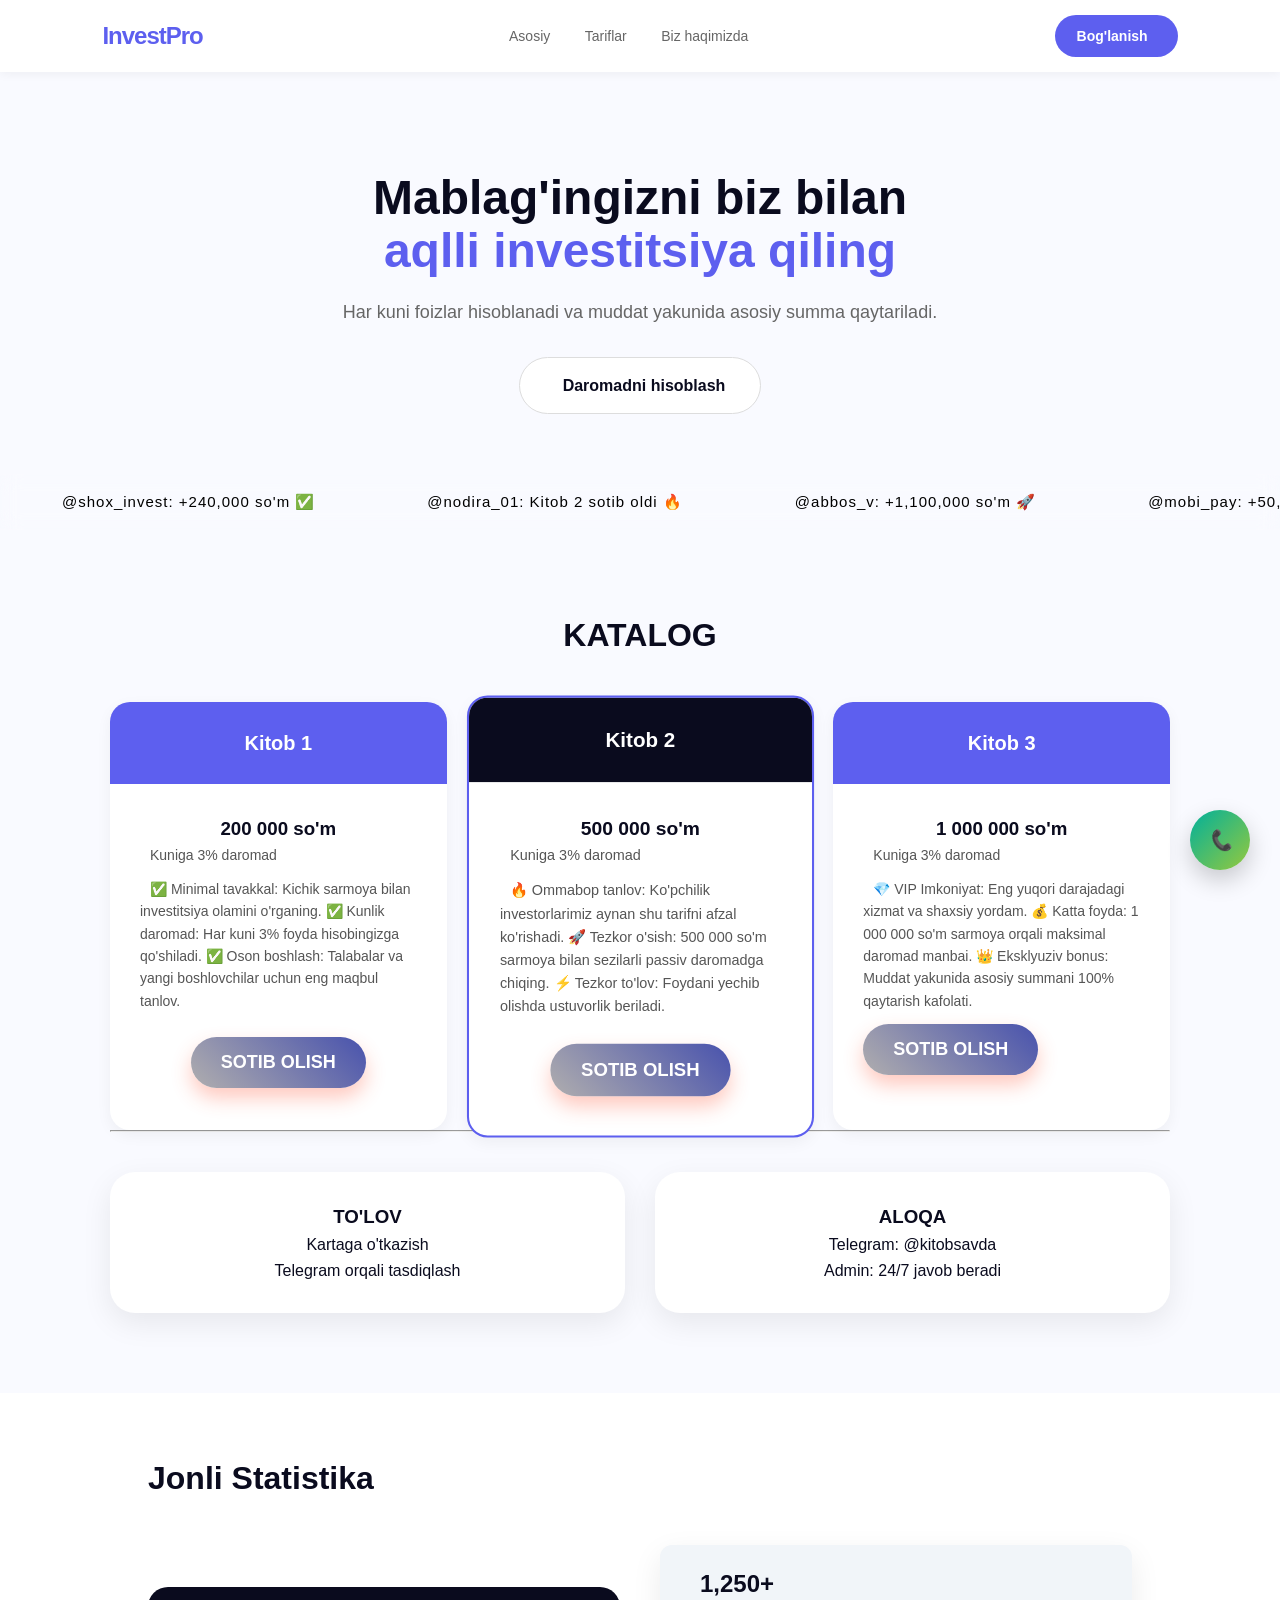
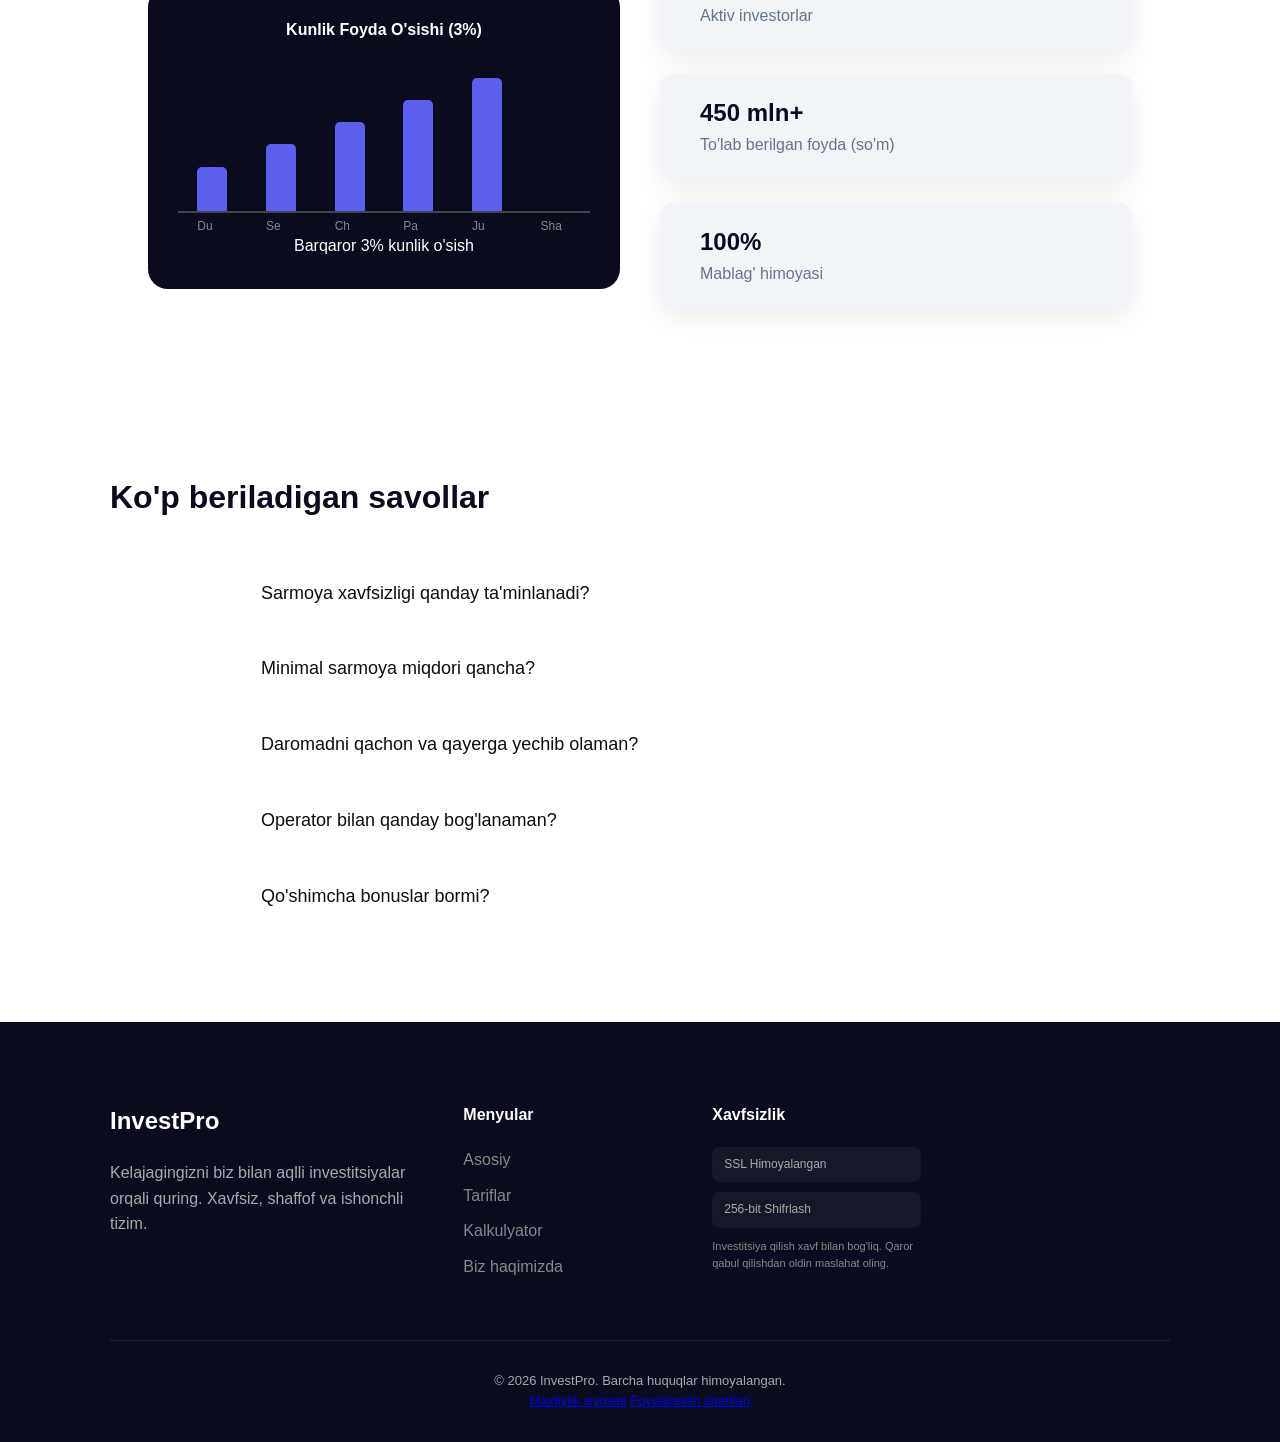
<file: index.html>
<!DOCTYPE html>
<html lang="uz">
<head>
    <meta charset="UTF-8">
   <meta name="viewport" content="width=device-width, initial-scale=1.0, maximum-scale=1.0, user-scalable=no">
    <title>InvestPro - Kelajak Sarmoyasi</title>
    <!-- FontAwesome Ikonkalari uchun -->
    <link rel="stylesheet" href="https://cloudflare.com">
    <link rel="stylesheet" href="style.css">

</head>
<body>
    <!-- Navigatsiya -->
    <nav>
        <div class="logo">InvestPro</div>
        <div class="nav-links">
            <a href="index.html">Asosiy</a>
            <a href="#plans">Tariflar</a>
            <a href="about.html">Biz haqimizda</a>
        </div>
        <a href="https://t.me/kitobsavda" class="nav-join-btn">Bog'lanish <i class="fas fa-arrow-right"></i></a>
    </nav>







    <!-- Hero Section -->
    <header class="hero">
        <div class="hero-content">
            <h1>Mablag'ingizni biz bilan <br> <span>aqlli investitsiya qiling</span></h1>
            <p>Har kuni foizlar hisoblanadi va muddat yakunida asosiy summa qaytariladi.</p>
            <div class="hero-btns">
<a href="https://t.me/kitobsavda" class="floating-tg">
    <div class="operator-box">
        <i class="fas fa-headset">📞</i> 
        
    </div>
</a>



    <a href="hisobla.html" class="outline-btn"><i class="fas fa-calculator"></i> Daromadni hisoblash</a>
</div>

        </div>
    </header>

    
<div class="glass-ticker">
    <div class="ticker-content">
        <span><i class="fas fa-user-circle"></i> @shox_invest: +240,000 so'm ✅</span>
        <span><i class="fas fa-user-circle"></i> @nodira_01: Kitob 2 sotib oldi 🔥</span>
        <span><i class="fas fa-user-circle"></i> @abbos_v: +1,100,000 so'm 🚀</span>
        <span><i class="fas fa-user-circle"></i> @mobi_pay: +50,000 so'm ✅</span>
        <span><i class="fas fa-user-circle"></i> @uz_investor: Kitob 3 sotib oldi 💎</span>
    </div>
</div>


 
   <!-- Katalog va Tariflar Bo'limi -->
<section id="plans" class="pricing-section">
    <div class="container">
        <!-- KATALOG -->
        <h2 class="section-title"><i class="fas fa-book"></i> KATALOG</h2>
        <div class="pricing-grid">
            
            <!-- Kitob 1 -->
            <div class="p-card">
                <div class="p-header blue-header">Kitob 1</div>
                <div class="p-body">
                    <h3 class="price">200 000 so'm</h3>
                    <ul class="features">
                        <li><i class="fas fa-chart-line"></i> Kuniga 3% daromad</li>
                        <li><i class="fas fa-check-circle"></i> ✅ Minimal tavakkal: Kichik sarmoya bilan investitsiya olamini o'rganing.
✅ Kunlik daromad: Har kuni 3% foyda hisobingizga qo'shiladi.
✅ Oson boshlash: Talabalar va yangi boshlovchilar uchun eng maqbul tanlov.</li>
                    </ul>
                    <button onclick="kitobSotibOlish('Kitob 1', '200 000', '3%')" class="p-btn">Sotib olish</button>
                </div>
            </div>

            <!-- Kitob 2 -->
            <div class="p-card featured">
                <div class="p-header dark-header">Kitob 2</div>
                <div class="p-body">
                    <h3 class="price">500 000 so'm</h3>
                    <ul class="features">
                        <li><i class="fas fa-chart-line"></i> Kuniga 3% daromad</li>
                        <li><i class="fas fa-check-circle"></i> 🔥 Ommabop tanlov:
                             Ko'pchilik investorlarimiz aynan shu tarifni afzal ko'rishadi.
                            🚀 Tezkor o'sish: 500 000 so'm sarmoya bilan sezilarli passiv daromadga chiqing.
                            ⚡ Tezkor to'lov: Foydani yechib olishda ustuvorlik beriladi.</li>
                    </ul>
                   <button onclick="kitobSotibOlish('Kitob 2', '500 000', '3%')" class="p-btn">Sotib olish</button>
                </div>
            </div>

            <!-- Kitob 3 -->
            <div class="p-card">
                <div class="p-header blue-header">Kitob 3</div>
                <div class="p-body">
                    <h3 class="price">1 000 000 so'm</h3>
                    <ul class="features">
                        <li><i class="fas fa-chart-line"></i> Kuniga 3% daromad</li>
                        <li><i class="fas fa-crown"></i> 💎 VIP Imkoniyat: Eng yuqori darajadagi xizmat va shaxsiy yordam.
💰 Katta foyda: 1 000 000 so'm sarmoya orqali maksimal daromad manbai.
👑 Eksklyuziv bonus: Muddat yakunida asosiy summani 100% qaytarish kafolati.</li>
                            <button  onclick="kitobSotibOlish('Kitob 3', '1 000 000', '3%')"  class="p-btn">Sotib olish</button>
                    </ul>
                       
                </div>
            </div>

        </div>

        <hr>

        <!-- TO'LOV VA ALOQA -->
        <div class="info-grid" style="display: grid; grid-template-columns: 1fr 1fr; gap: 30px; margin-top: 40px;">
            <div class="info-box">
                <h3><i class="fas fa-mobile-alt"></i> TO'LOV</h3>
                <ul style="list-style: none; padding: 0;">
                    <li><i class="fas fa-credit-card"></i> Kartaga o'tkazish</li>
                    <li><i class="fab fa-telegram-plane"></i> Telegram orqali tasdiqlash</li>
                </ul>
            </div>
            <div class="info-box">
                <h3><i class="fas fa-phone-alt"></i> ALOQA</h3>
                <ul style="list-style: none; padding: 0;">
                    <li><i class="fab fa-telegram"></i> Telegram: @kitobsavda</li>
                    <li><i class="fas fa-headset"></i> Admin: 24/7 javob beradi</li>
                </ul>
            </div>
        </div>
    </div>
</section>

  <section class="stats-section">
    <div class="container">
        <h2 class="section-title">Jonli Statistika</h2>
        
        <div class="stats-grid">
            <!-- 1. Grafika vizualizatsiyasi (CSS orqali) -->
            <div class="stats-chart-card">
                <h4>Kunlik Foyda O'sishi (3%)</h4>
                <div class="chart-container">
                    <div class="bar" style="--h: 30%"><span>Du</span></div>
                    <div class="bar" style="--h: 45%"><span>Se</span></div>
                    <div class="bar" style="--h: 60%"><span>Ch</span></div>
                    <div class="bar" style="--h: 75%"><span>Pa</span></div>
                    <div class="bar" style="--h: 90%"><span>Ju</span></div>
                    <div class="bar featured-bar" style="--h: 100%"><span>Sha</span></div>
                </div>
                <p><i class="fas fa-arrow-up"></i> Barqaror 3% kunlik o'sish</p>
            </div>

            <!-- 2. Raqamli ko'rsatkichlar -->
            <div class="stats-data">
                <div class="stat-item">
                    <i class="fas fa-users"></i>
                    <div>
                        <h3 class="counter">1,250+</h3>
                        <p>Aktiv investorlar</p>
                    </div>
                </div>
                <div class="stat-item">
                    <i class="fas fa-hand-holding-usd"></i>
                    <div>
                        <h3 class="counter">450 mln+</h3>
                        <p>To'lab berilgan foyda (so'm)</p>
                    </div>
                </div>
                <div class="stat-item">
                    <i class="fas fa-shield-check"></i>
                    <div>
                        <h3 class="counter">100%</h3>
                        <p>Mablag' himoyasi</p>
                    </div>
                </div>
            </div>
        </div>
    </div>
</section>

<!-- Chart.js kutubxonasi (Buni </body> yopilishidan oldin qo'shing) -->


<section class="faq-modern">
    <div class="container">
        <h2 class="section-title">Ko'p beriladigan savollar</h2>
        <div class="faq-list">
            <!-- 1-savol -->
            <details class="faq-card">
                <summary>Sarmoya xavfsizligi qanday ta'minlanadi? <i class="fas fa-chevron-down"></i></summary>
                <p>Barcha investitsiyalar shartnomaga asoslangan va bizning zahira fondimiz orqali sug'urtalangan. Mablag'ingiz xavfsizligi biz uchun ustuvor vazifa.</p>
            </details>
            <!-- 2-savol -->
            <details class="faq-card">
                <summary>Minimal sarmoya miqdori qancha? <i class="fas fa-chevron-down"></i></summary>
                <p>Siz 200 000 so'mdan boshlab sarmoya kiritishingiz mumkin. Bu sizga tizimni sinab ko'rish va dastlabki daromadni ko'rish imkonini beradi.</p>
            </details>
            <!-- 3-savol -->
            <details class="faq-card">
                <summary>Daromadni qachon va qayerga yechib olaman? <i class="fas fa-chevron-down"></i></summary>
                <p>Daromadlar har kuni hisoblab boriladi. Yig'ilgan summani xohlagan vaqtingizda o'zingizning UzCard yoki Humo kartangizga o'tkazib olishingiz mumkin.</p>
            </details>
            <!-- 4-savol -->
            <details class="faq-card">
                <summary>Operator bilan qanday bog'lanaman? <i class="fas fa-chevron-down"></i></summary>
                <p>Saytdagi "Operator" tugmasini bosing yoki Telegram orqali @Nazokat8910 profiliga yozing. Biz 24/7 rejimida javob beramiz.</p>
            </details>
             <!-- 5-savol -->
             <details class="faq-card">
                <summary>Qo'shimcha bonuslar bormi? <i class="fas fa-chevron-down"></i></summary>
                <p>Ha, Kitob 3 tarifini tanlagan mijozlarimiz uchun maxsus yopiq guruh va kelajakdagi loyihalarda imtiyozli ishtirok etish huquqi beriladi.</p>
            </details>
        </div>
    </div>
</section>

   <footer class="main-footer">
    <div class="container">
        <div class="footer-grid">
            <!-- 1. Brand va Slogan -->
            <div class="footer-brand">
                <div class="footer-logo">InvestPro</div>
                <p>Kelajagingizni biz bilan aqlli investitsiyalar orqali quring. Xavfsiz, shaffof va ishonchli tizim.</p>
                <div class="social-icons">
                    <a href="T.me/kitobsavda"><i class="fab fa-telegram"></i></a>
                    <a href="#"><i class="fab fa-instagram"></i></a>
                    <a href="#"><i class="fab fa-youtube"></i></a>
                </div>
            </div>

            <!-- 2. Tezkor menyu -->
            <div class="footer-links">
                <h4>Menyular</h4>
                <ul>
                    <li><a href="#">Asosiy</a></li>
                    <li><a href="#plans">Tariflar</a></li>
                    <li><a href="#">Kalkulyator</a></li>
                    <li><a href="#">Biz haqimizda</a></li>
                </ul>
            </div>

          
           
            <!-- 4. Xavfsizlik -->
            <div class="footer-security">
                <h4>Xavfsizlik</h4>
                <div class="security-badges">
                    <span><i class="fas fa-lock"></i> SSL Himoyalangan</span>
                    <span><i class="fas fa-shield-alt"></i> 256-bit Shifrlash</span>
                </div>
                <p style="font-size: 11px; margin-top: 10px; color: #888;">Investitsiya qilish xavf bilan bog'liq. Qaror qabul qilishdan oldin maslahat oling.</p>
            </div>
        </div>

        <div class="footer-bottom">
            <p>&copy; 2026 InvestPro. Barcha huquqlar himoyalangan.</p>
            <div class="legal-links">
                <a href="#">Maxfiylik siyosati</a>
                <a href="#">Foydalanish shartlari</a>
            </div>
        </div>
    </div>
</footer>

<!-- Statistika va Grafika Bo'limi -->

   
</script>





<script src="script.js"></script>

</body>
</html>
</file>
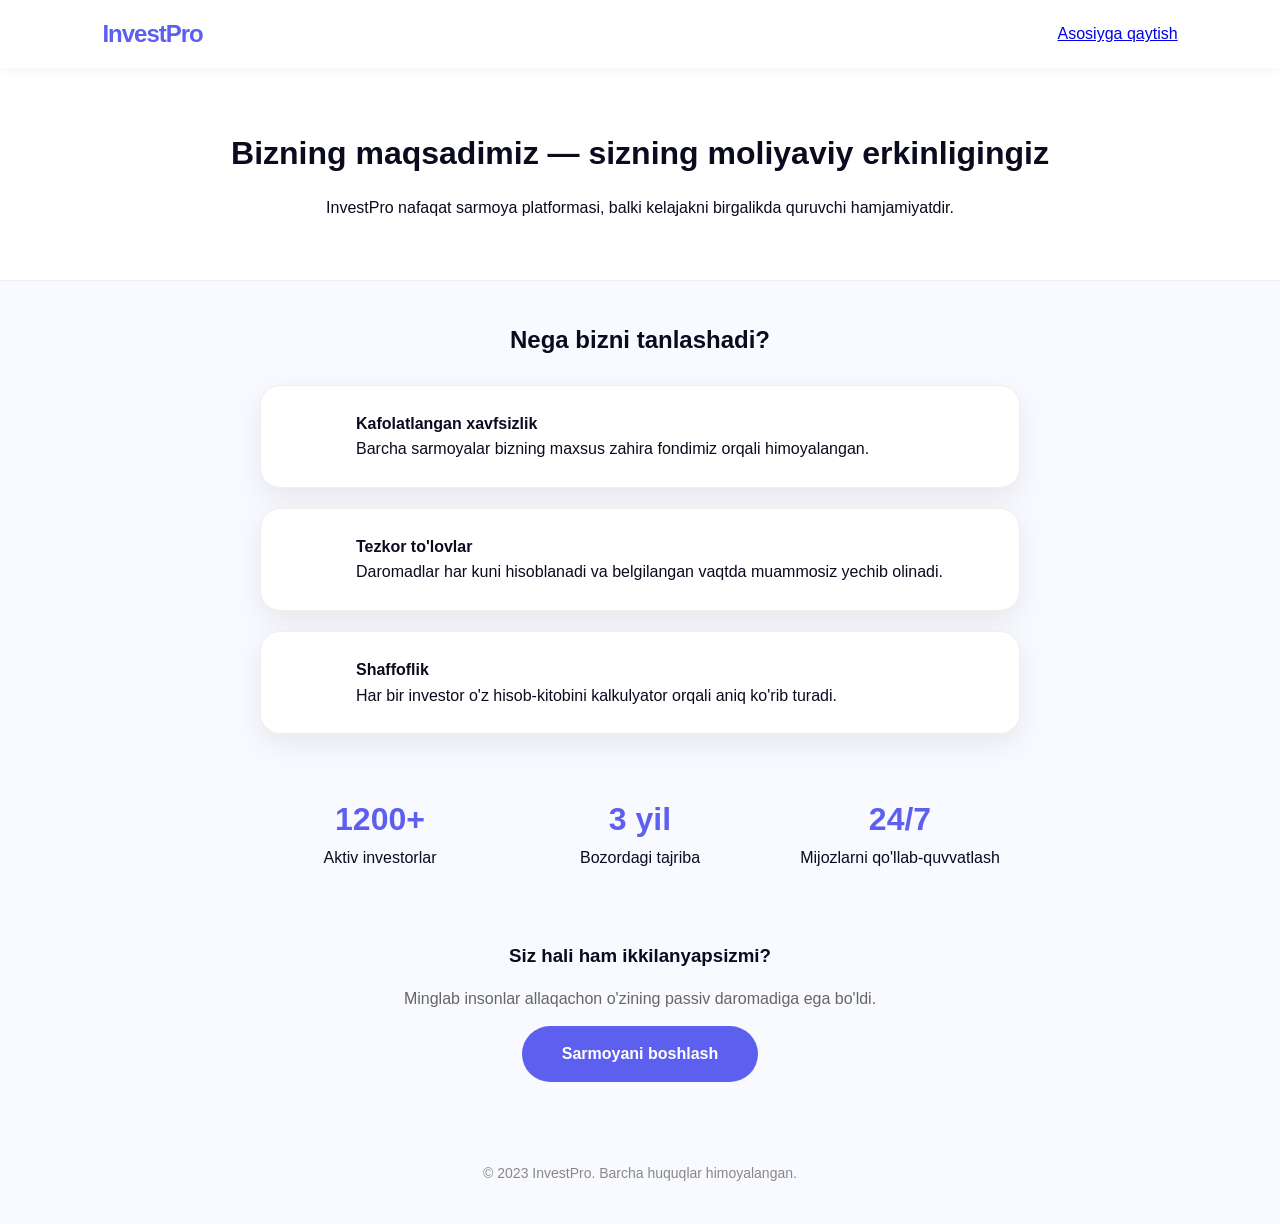
<file: about.html>
<!DOCTYPE html>
<html lang="uz">
<head>
    <meta charset="UTF-8">
    <meta name="viewport" content="width=device-width, initial-scale=1.0">
    <title>InvestPro - Biz haqimizda</title>
    <link rel="stylesheet" href="https://cloudflare.com">
    <link rel="stylesheet" href="style.css">
    <style>
        .about-hero {
            padding: 60px 20px;
            text-align: center;
            background: var(--white);
            border-bottom: 1px solid #eee;
        }
        .about-content {
            max-width: 800px;
            margin: 40px auto;
            padding: 0 20px;
        }
        .feature-card {
            background: white;
            padding: 25px;
            border-radius: 20px;
            margin-bottom: 20px;
            box-shadow: var(--shadow);
            border: 1px solid #eee;
            display: flex;
            gap: 20px;
            align-items: center;
        }
        .feature-card i {
            font-size: 30px;
            color: var(--primary);
            min-width: 50px;
            text-align: center;
        }
        .stat-circle-grid {
            display: grid;
            grid-template-columns: repeat(auto-fit, minmax(150px, 1fr));
            gap: 20px;
            margin-top: 40px;
        }
        .stat-circle {
            text-align: center;
            padding: 20px;
        }
        .stat-circle h2 {
            font-size: 32px;
            color: var(--primary);
        }
    </style>
</head>
<body>

    <nav>
        <div class="logo">InvestPro</div>
        <a href="index.html" class="nav-link"><i class="fas fa-arrow-left"></i> Asosiyga qaytish</a>
    </nav>

    <header class="about-hero">
        <div class="container">
            <h1>Bizning maqsadimiz — <span>sizning moliyaviy erkinligingiz</span></h1>
            <p style="margin-top: 15px;">InvestPro nafaqat sarmoya platformasi, balki kelajakni birgalikda quruvchi hamjamiyatdir.</p>
        </div>
    </header>

    <main class="about-content">
        <h2 style="margin-bottom: 25px; text-align: center;">Nega bizni tanlashadi?</h2>

        <div class="feature-card">
            <i class="fas fa-shield-alt"></i>
            <div>
                <h4>Kafolatlangan xavfsizlik</h4>
                <p>Barcha sarmoyalar bizning maxsus zahira fondimiz orqali himoyalangan.</p>
            </div>
        </div>

        <div class="feature-card">
            <i class="fas fa-bolt"></i>
            <div>
                <h4>Tezkor to'lovlar</h4>
                <p>Daromadlar har kuni hisoblanadi va belgilangan vaqtda muammosiz yechib olinadi.</p>
            </div>
        </div>

        <div class="feature-card">
            <i class="fas fa-chart-line"></i>
            <div>
                <h4>Shaffoflik</h4>
                <p>Har bir investor o'z hisob-kitobini kalkulyator orqali aniq ko'rib turadi.</p>
            </div>
        </div>

        <div class="stat-circle-grid">
            <div class="stat-circle">
                <h2>1200+</h2>
                <p>Aktiv investorlar</p>
            </div>
            <div class="stat-circle">
                <h2>3 yil</h2>
                <p>Bozordagi tajriba</p>
            </div>
            <div class="stat-circle">
                <h2>24/7</h2>
                <p>Mijozlarni qo'llab-quvvatlash</p>
            </div>
        </div>

        <div style="margin-top: 50px; text-align: center;">
            <h3>Siz hali ham ikkilanyapsizmi?</h3>
            <p style="color: #666; margin: 15px 0;">Minglab insonlar allaqachon o'zining passiv daromadiga ega bo'ldi.</p>
            <a href="index.html#plans" class="main-btn" style="display: inline-block; padding: 15px 40px; background: var(--primary); color: white; text-decoration: none; border-radius: 30px; font-weight: bold;">Sarmoyani boshlash</a>
        </div>
    </main>

    <footer style="padding: 40px 20px; text-align: center; color: #888; font-size: 14px;">
        &copy; 2023 InvestPro. Barcha huquqlar himoyalangan.
    </footer>

</body>
</html>
</file>
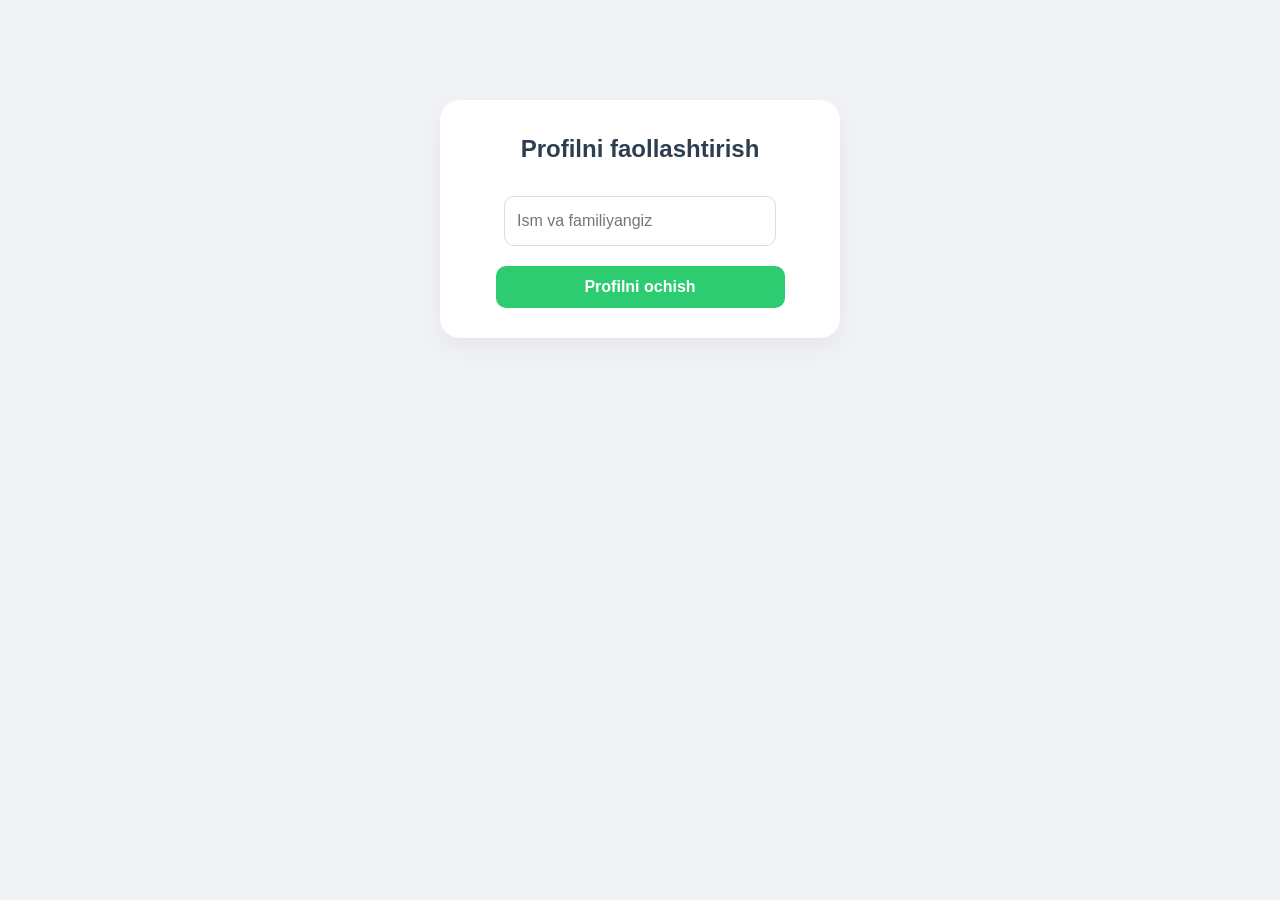
<file: active.html>
<!DOCTYPE html>
<html lang="uz">
<head>
    <meta charset="UTF-8">
    <meta name="viewport" content="width=device-width, initial-scale=1.0">
    <title>Aktiv Sarmoyalar</title>
    <link rel="stylesheet" href="style.css">
    <link rel="stylesheet" href="https://cloudflare.com">
</head>
<body style="background: #f0f2f5; font-family: sans-serif;">

   <!-- 1. Ism so'rash bo'limi -->
   <div id="auth-section" style="max-width: 400px; margin: 100px auto; text-align: center; background: white; padding: 30px; border-radius: 20px; box-shadow: 0 10px 25px rgba(0,0,0,0.05);">
        <i class="fas fa-user-shield" style="font-size: 50px; color: #2ecc71; margin-bottom: 20px;"></i>
        <h2 style="margin-bottom: 20px; color: #2c3e50;">Profilni faollashtirish</h2>
        <input type="text" id="user-fullname" placeholder="Ism va familiyangiz" style="padding: 12px; width: 80%; border-radius: 10px; border: 1px solid #ddd; margin-bottom: 20px; font-size: 16px;">
        <button onclick="ishniBoshlash()" style="width: 85%; padding: 12px; background: #2ecc71; color: white; border: none; border-radius: 10px; cursor: pointer; font-weight: bold; font-size: 16px;">
            Profilni ochish
        </button>
    </div>

    <!-- 2. Chiroyli Profil bo'limi (Faqat bitta bo'lishi kerak) -->
    <div id="profile-section" style="display: none; max-width: 450px; margin: 30px auto; padding: 25px; background: white; border-radius: 20px; box-shadow: 0 15px 35px rgba(0,0,0,0.1);">
    
    <div style="text-align: center; border-bottom: 2px solid #f8f9fa; padding-bottom: 15px; margin-bottom: 15px;">
        <h2 id="p-name" style="margin: 0; color: #2c3e50;">-</h2>
        <span style="color: #2ecc71; font-weight: bold;">Faol sarmoyador ✅</span>
    </div>

    <!-- ASOSIY HISOB-KITOBLAR -->
    <div style="display: grid; grid-template-columns: 1fr 1fr; gap: 15px; text-align: left;">
        <div style="background: #f8f9fa; padding: 12px; border-radius: 12px;">
            <p style="margin: 0; font-size: 12px; color: #7f8c8d;">Kiritilgan sarmoya:</p>
            <strong id="p-price" style="color: #2c3e50; font-size: 16px;">-</strong>
        </div>
        <div style="background: #f8f9fa; padding: 12px; border-radius: 12px;">
            <p style="margin: 0; font-size: 12px; color: #7f8c8d;">Kunlik daromad:</p>
            <strong style="color: #2ecc71; font-size: 16px;">+3%</strong>
        </div>
        <div style="background: #fff3e0; padding: 12px; border-radius: 12px; grid-column: span 2;">
            <p style="margin: 0; font-size: 12px; color: #e67e22;">Jami kutilayotgan foyda (60 kun):</p>
            <strong id="p-total-profit" style="color: #e67e22; font-size: 18px;">-</strong>
        </div>
    </div>

    <!-- MUDDATLAR HAQIDA MA'LUMOT -->
    <div style="margin-top: 20px; text-align: left; font-size: 14px; background: #e8f8f1; padding: 15px; border-radius: 12px;">
        <p style="margin: 5px 0;">📅 <b>Boshlanish:</b> <span id="p-start-date">-</span></p>
        <p style="margin: 5px 0;">🚀 <b>Yakunlanish:</b> <span id="p-end-date">-</span></p>
        <p style="margin: 5px 0; color: #27ae60;">💰 <b>Qaytariladigan summa:</b> <span id="p-return-sum">-</span></p>
    </div>

    <!-- TELEGRAM TUGMASI -->
    <button onclick="savdoQilish()" style="width: 100%; margin-top: 20px; background: #0088cc; color: white; border: none; padding: 15px; border-radius: 12px; cursor: pointer; font-weight: bold;">
        Savdoni tasdiqlash (Telegram)
    </button>
    <button onclick="logout()" style="width: 100%; margin-top: 10px; background: #fdf2f2; color: #e74c3c; border: none; padding: 12px; border-radius: 12px; cursor: pointer; font-weight: bold; font-size: 14px; transition: 0.3s;">
    <i class="fas fa-sign-out-alt"></i> Profilni yopish (Chiqish)
</button>
</div>


    <!-- 3. JS KOD (Script.js fayliga qo'shsangiz ham bo'ladi) -->
    <script src="script.js"></script>
</body>
</html>
</file>
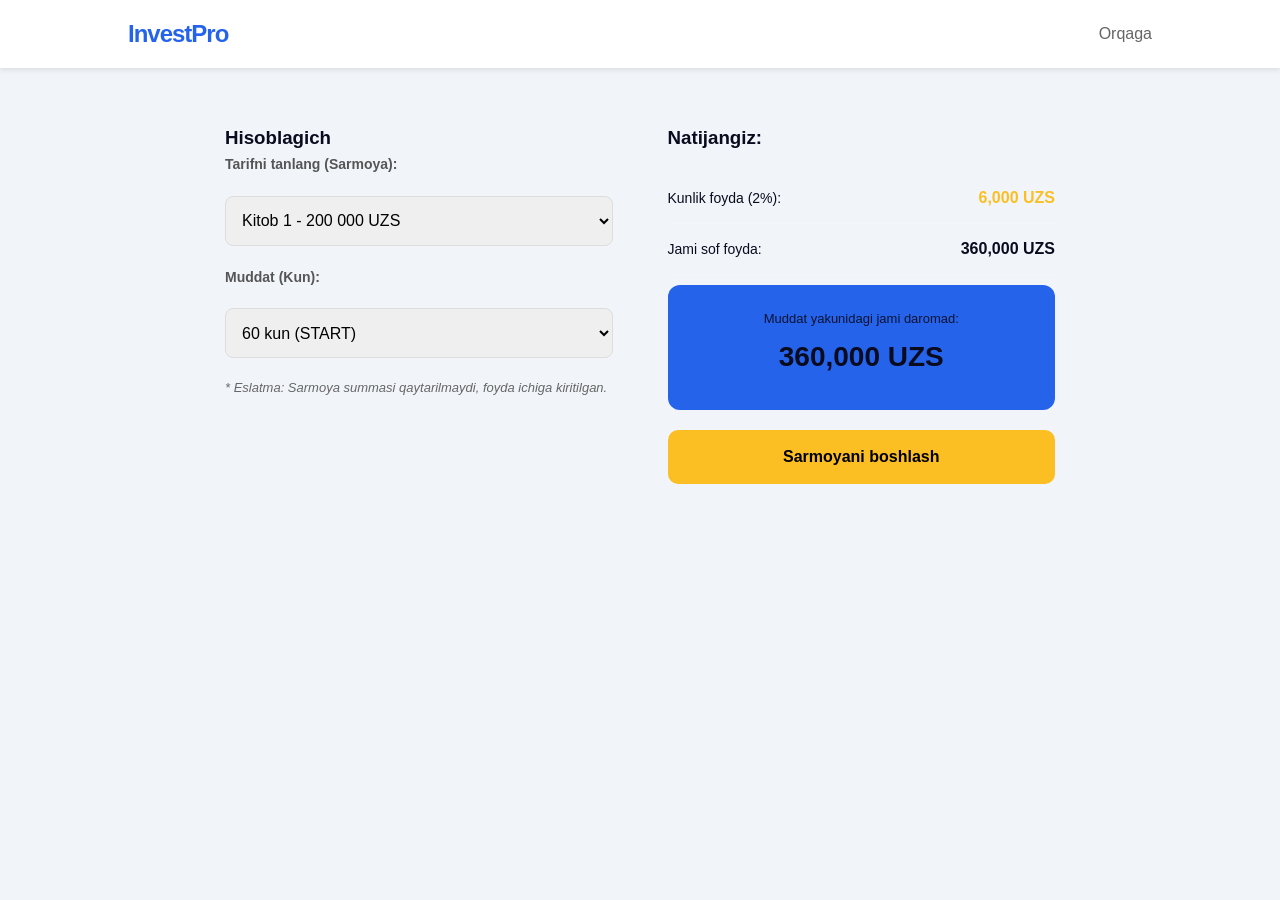
<file: hisobla.html>
<!DOCTYPE html>
<html lang="uz">
<head>
    <meta charset="UTF-8">
    <meta name="viewport" content="width=device-width, initial-scale=1.0">
    <title>InvestPro - Daromad Hisoblagich</title>
    <!-- To'g'ri ikonka linki -->
    <link rel="stylesheet" href="https://cloudflare.com">
    <link rel="stylesheet" href="style.css">
</head>
<body style="background: #f1f5f9;">
    <nav style="background: white; padding: 15px 10%; box-shadow: 0 2px 5px rgba(0,0,0,0.1); display: flex; justify-content: space-between; align-items: center;">
        <div class="logo" style="color: #2563eb; font-weight: bold; font-size: 24px;">InvestPro</div>
        <a href="index.html" style="text-decoration: none; color: #666;"><i class="fas fa-arrow-left"></i> Orqaga</a>
    </nav>

    <div class="calc-wrapper">
        <div class="input-card">
            <h3><i class="fas fa-calculator"></i> Hisoblagich</h3>
            
            <label>Tarifni tanlang (Sarmoya):</label>
            <select id="summa" onchange="hisobla()" style="width: 100%; padding: 12px; margin: 10px 0 20px; border-radius: 8px; border: 1px solid #ddd;">
                <option value="200000">Kitob 1 - 200 000 UZS</option>
                <option value="500000">Kitob 2 - 500 000 UZS</option>
                <option value="1000000">Kitob 3 - 1 000 000 UZS</option>
            </select>

            <label>Muddat (Kun):</label>
            <select id="kun" onchange="hisobla()" style="width: 100%; padding: 12px; margin: 10px 0 20px; border-radius: 8px; border: 1px solid #ddd;">
                <option value="60">60 kun (START)</option>
                <option value="150" selected>150 kun (OPTIMAL)</option>
                <option value="365">365 kun (MAXIMUM)</option>
            </select>
            
            <p style="font-size: 13px; color: #666; font-style: italic;">* Eslatma: Sarmoya summasi qaytarilmaydi, foyda ichiga kiritilgan.</p>
        </div>

        <div class="result-card">
            <h3 style="margin-bottom: 20px;">Natijangiz:</h3>
            <div class="stat-row"><span>Kunlik foyda (2%):</span> <b id="kunlikFoyda" style="color: #fbbf24;">0 UZS</b></div>
            <div class="stat-row"><span>Jami sof foyda:</span> <b id="umumiyFoyda">0 UZS</b></div>
            
            <div style="background: #2563eb; padding: 20px; border-radius: 12px; text-align: center; margin-top: 10px;">
                <span style="font-size: 13px; opacity: 0.9;">Muddat yakunidagi jami daromad:</span>
                <h2 id="jamiSumma" style="margin-top: 5px; font-size: 28px;">0 UZS</h2>
            </div>

            <button onclick="sarmoyaniBoshlash()" style="width:100%; margin-top:20px; cursor:pointer; background:#fbbf24; border:none; padding:18px; border-radius:10px; font-weight:bold; font-size:16px; transition: 0.3s;">
                Sarmoyani boshlash <i class="fab fa-telegram-plane"></i>
            </button>
        </div>
    </div>

    <script src="script.js"></script>
</body>
</html>
</file>
<file: style.css>
/* 1. ASOSIY SOZLAMALAR */
:root {
    --primary: #5d5fef;
    --primary-dark: #4a4cd9;
    --primary-light: #eef0ff;
    --dark: #0a0b1e;
    --bg: #f9faff;
    --white: #ffffff;
    --text-muted: #666;
    --shadow: 0 10px 30px rgba(0, 0, 0, 0.08);
}

* {
    box-sizing: border-box;
    margin: 0;
    padding: 0;
    font-family: 'Segoe UI', Tahoma, Geneva, Verdana, sans-serif;
}

html {
    scroll-behavior: smooth;
}

body {
    background-color: var(--bg);
    color: var(--dark);
    line-height: 1.6;
}

.container {
    max-width: 1100px;
    margin: 0 auto;
    padding: 0 20px;
}

/* 2. NAVIGATSIYA */
nav {
    display: flex;
    justify-content: space-between;
    align-items: center;
    padding: 15px 8%;
    background: var(--white);
    position: sticky;
    top: 0;
    z-index: 1000;
    box-shadow: 0 2px 10px rgba(0, 0, 0, 0.05);
}

.logo {
    font-size: 24px;
    font-weight: 800;
    color: var(--primary);
    letter-spacing: -1px;
}

.nav-links a {
    text-decoration: none;
    margin: 0 15px;
    color: var(--text-muted);
    font-weight: 500;
    font-size: 14px;
    transition: 0.3s;
}

.nav-links a:hover {
    color: var(--primary);
}

.nav-join-btn {
    background: var(--primary);
    color: var(--white);
    padding: 10px 22px;
    border-radius: 25px;
    text-decoration: none;
    font-size: 14px;
    font-weight: 600;
    display: flex;
    align-items: center;
    gap: 8px;
    transition: 0.3s;
}

.nav-join-btn:hover {
    background: var(--primary-dark);
    transform: translateY(-2px);
}

/* 3. HERO BO'LIMI */
.hero {
    text-align: center;
    padding: 100px 20px 60px;
}

.hero h1 {
    font-size: 48px;
    line-height: 1.1;
    margin-bottom: 20px;
    font-weight: 800;
}

.hero h1 span {
    color: var(--primary);
}

.hero p {
    color: var(--text-muted);
    font-size: 18px;
    max-width: 600px;
    margin: 0 auto 30px;
}

.hero-btns {
    display: flex;
    justify-content: center;
    gap: 15px;
}

.main-btn {
    background: var(--primary);
    color: var(--white);
    padding: 15px 35px;
    border-radius: 30px;
    text-decoration: none;
    font-weight: bold;
    transition: 0.3s;
}

.outline-btn {
    background: var(--white);
    border: 1.5px solid #ddd;
    color: var(--dark);
    padding: 15px 35px;
    border-radius: 30px;
    text-decoration: none;
    font-weight: 600;
    transition: 0.3s;
    display: flex;
    align-items: center;
    gap: 8px;
}

.main-btn:hover,
.outline-btn:hover {
    transform: translateY(-3px);
    box-shadow: 0 5px 15px rgba(0, 0, 0, 0.1);
}

/* 4. KALKULYATOR VA GRAFIK (hisobla.html uchun) */
.calc-section {
    padding: 60px 0;
}

.calc-wrapper {
    max-width: 1000px;
    margin: 0 auto;
}

.calc-container {
    display: grid;
    grid-template-columns: 1fr 1.2fr;
    gap: 20px;
    background: var(--white);
    padding: 25px;
    border-radius: 30px;
    box-shadow: var(--shadow);
}

.calc-inputs {
    background: #f8f9fe;
    padding: 30px;
    border-radius: 25px;
}

.input-card {
    margin-bottom: 20px;
}

.input-card label {
    display: block;
    font-size: 14px;
    font-weight: 600;
    margin-bottom: 10px;
    color: #555;
}

.input-card input,
.input-card select {
    width: 100%;
    padding: 14px;
    border: 2px solid #eee;
    border-radius: 15px;
    font-size: 16px;
    outline: none;
    transition: 0.3s;
}

.input-card input:focus {
    border-color: var(--primary);
    background: #fff;
}

.results-grid {
    display: grid;
    grid-template-columns: 1fr 1fr;
    gap: 15px;
    margin-bottom: 25px;
}

.res-box {
    background: white;
    padding: 15px;
    border-radius: 15px;
    border: 1px solid #edf0f7;
    text-align: center;
}

.res-box span {
    font-size: 12px;
    color: #888;
}

.res-box h4 {
    color: var(--dark);
    font-size: 16px;
    margin-top: 5px;
}

.final-card {
    background: var(--primary);
    color: white;
    padding: 20px;
    border-radius: 18px;
    text-align: center;
}

.final-text span {
    font-size: 13px;
    opacity: 0.8;
}

.final-text h3 {
    font-size: 22px;
    margin-top: 5px;
}

.chart-box {
    width: 100%;
    height: 350px;
    padding: 10px;
}

/* 5. TARIFLAR (Pricing) */
.pricing-section {
    padding: 80px 0;
    text-align: center;
}

.section-title {
    font-size: 32px;
    margin-bottom: 40px;
}

.pricing-grid {
    display: grid;
    grid-template-columns: repeat(auto-fit, minmax(280px, 1fr));
    gap: 25px;
}

.p-card {
    background: var(--white);
    border-radius: 20px;
    overflow: hidden;
    box-shadow: 0 5px 15px rgba(0, 0, 0, 0.05);
    transition: 0.3s;
}

.p-card:hover {
    transform: translateY(-10px);
}

.featured {
    border: 2px solid var(--primary);
    transform: scale(1.03);
}

.p-header {
    padding: 25px;
    color: white;
    font-weight: bold;
    font-size: 20px;
}

.p-header span {
    display: block;
    font-size: 14px;
    font-weight: normal;
    margin-top: 5px;
}

.blue-header {
    background: var(--primary);
}

.dark-header {
    background: var(--dark);
}

.p-body {
    padding: 30px;
}

.features {
    list-style: none;
    text-align: left;
    margin-bottom: 25px;
}

.features li {
    margin-bottom: 12px;
    font-size: 14px;
    color: #555;
}

.features i {
    color: var(--primary);
    margin-right: 10px;
}

.p-btn {
    display: block;
    background: #f0f2ff;
    color: var(--primary);
    padding: 14px;
    border-radius: 12px;
    text-decoration: none;
    font-weight: bold;
    transition: 0.3s;
}

.p-btn:hover {
    background: var(--primary);
    color: white;
}

/* 6. FLOATING TELEGRAM BUTTON */
.floating-tg {
    position: fixed;
    bottom: 25px;
    right: 25px;
    background: #0088cc;
    color: white;
    width: 60px;
    height: 60px;
    border-radius: 50%;
    display: flex;
    align-items: center;
    justify-content: center;
    font-size: 26px;
    box-shadow: 0 5px 20px rgba(0, 136, 204, 0.4);
    z-index: 2000;
    text-decoration: none;
    transition: 0.3s;
}

.floating-tg:hover {
    transform: scale(1.1);
}

/* 7. FOOTER */
.main-footer {
    background: var(--dark);
    color: #aaa;
    padding: 80px 0 30px;
}

.footer-grid {
    display: grid;
    grid-template-columns: 1.5fr 1fr 1fr 1fr;
    gap: 40px;
    padding-bottom: 50px;
    border-bottom: 1px solid rgba(255, 255, 255, 0.1);
}

.footer-logo {
    color: white;
    font-size: 24px;
    font-weight: bold;
    margin-bottom: 20px;
}

.footer-grid h4 {
    color: white;
    margin-bottom: 20px;
}

.footer-links ul {
    list-style: none;
}

.footer-links li {
    margin-bottom: 10px;
}

.footer-links a {
    color: #888;
    text-decoration: none;
    transition: 0.3s;
}

.footer-links a:hover {
    color: var(--primary);
}

.security-badges span {
    display: block;
    background: rgba(255, 255, 255, 0.05);
    padding: 8px 12px;
    border-radius: 8px;
    margin-bottom: 10px;
    font-size: 12px;
}

.footer-bottom {
    text-align: center;
    padding-top: 30px;
    font-size: 13px;
}

/* 8. MOBILE OPTIMIZATION */
@media (max-width: 850px) {
    .nav-links {
        display: none;
    }

    .hero h1 {
        font-size: 32px;
    }

    .calc-container {
        grid-template-columns: 1fr;
    }

    .footer-grid {
        grid-template-columns: 1fr 1fr;
    }

    .featured {
        transform: scale(1);
    }
}

@media (max-width: 500px) {
    .footer-grid {
        grid-template-columns: 1fr;
    }

    .hero-btns {
        flex-direction: column;
    }
}

.grid-layout {
    display: grid;
    grid-template-columns: 1fr 1.5fr 1fr;
    /* Uchta ustunli tartib */
    gap: 25px;
    align-items: stretch;
}

.info-box {
    background: var(--white);
    padding: 30px;
    border-radius: 25px;
    box-shadow: var(--shadow);
}

.trust-labels {
    margin-top: 20px;
    display: flex;
    gap: 15px;
    font-size: 12px;
    font-weight: bold;
    color: var(--success);
}

.status-dot {
    background: #e8f5e9;
    color: #2e7d32;
    padding: 4px 10px;
    border-radius: 20px;
    font-size: 12px;
    display: flex;
    align-items: center;
    gap: 5px;
}

.status-dot::before {
    content: '';
    width: 8px;
    height: 8px;
    background: #2e7d32;
    border-radius: 50%;
    animation: pulse 1.5s infinite;
}

.stat-item {
    display: flex;
    align-items: center;
    gap: 15px;
    background: white;
    padding: 20px;
    border-radius: 20px;
    margin-bottom: 15px;
    box-shadow: var(--shadow);
}

@keyframes pulse {
    0% {
        opacity: 1;
    }

    50% {
        opacity: 0.4;
    }

    100% {
        opacity: 1;
    }
}

/* Mobil moslashuv */
@media (max-width: 992px) {
    .grid-layout {
        grid-template-columns: 1fr;
    }
}

.stats-section {
    padding: 60px 10%;
    background: #ffffff;
}

.stats-grid {
    display: grid;
    grid-template-columns: 1fr 1fr;
    gap: 40px;
    align-items: center;
}

/* Grafika dizayni */
.stats-chart-card {
    background: var(--dark);
    color: white;
    padding: 30px;
    border-radius: 20px;
    text-align: center;
}

.chart-container {
    display: flex;
    align-items: flex-end;
    justify-content: space-around;
    height: 150px;
    margin: 20px 0;
    border-bottom: 2px solid #444;
}

.bar {
    width: 30px;
    background: var(--primary);
    height: var(--h);
    border-radius: 5px 5px 0 0;
    position: relative;
    transition: 0.5s;
}

.bar span {
    position: absolute;
    bottom: -25px;
    left: 0;
    font-size: 12px;
    color: #888;
}

.featured-bar {
    background: var(--accent);
    box-shadow: 0 0 15px var(--accent);
}

/* Raqamlar dizayni */
.stat-item {
    display: flex;
    align-items: center;
    gap: 20px;
    margin-bottom: 25px;
    padding: 20px;
    background: #f1f5f9;
    border-radius: 12px;
}

.stat-item i {
    font-size: 30px;
    color: var(--primary);
}

.stat-item h3 {
    margin: 0;
    font-size: 24px;
}

.stat-item p {
    margin: 0;
    color: #64748b;
}

/* Mobil moslashuv */
@media (max-width: 768px) {
    .stats-grid {
        grid-template-columns: 1fr;
    }
}

/* Sotib olish tugmasi uchun maxsus dizayn */
.p-btn {
    display: inline-block;
    padding: 15px 30px;
    background: linear-gradient(45deg, #b0aeae, #4852ad);
    /* Yorqin qizil-olovrang gradient */
    color: white;
    text-decoration: none;
    border-radius: 50px;
    /* Dumaloq shakl */
    font-weight: bold;
    font-size: 18px;
    text-transform: uppercase;
    border: none;
    cursor: pointer;
    box-shadow: 0 10px 20px rgba(255, 75, 43, 0.3);
    transition: all 0.3s ease;
    animation: pulse-animation 2s infinite;
    /* Doimiy silkinish effekti */
}

.p-btn:hover {
    transform: scale(1.1);
    /* Sichqoncha borganda kattalashadi */
    box-shadow: 0 15px 25px rgba(255, 75, 43, 0.5);
    background: linear-gradient(45deg, #ff4b2b, #ff416c);
}

/* Pulsatsiya effekti (diqqatni tortish uchun) */
@keyframes pulse-animation {
    0% {
        box-shadow: 0 0 0 0px rgba(255, 75, 43, 0.7);
    }

    70% {
        box-shadow: 0 0 0 15px rgba(255, 75, 43, 0);
    }

    100% {
        box-shadow: 0 0 0 0px rgba(255, 75, 43, 0);
    }
}

.floating-tg {
    position: fixed;
    bottom: 30px;
    right: 30px;
    background: linear-gradient(135deg, #00b09b, #96c93d);
    /* Yashil rang (ishonch belgisi) */
    color: white;
    padding: 12px 20px;
    border-radius: 50px;
    /* Dumaloq emas, uzunchoq qulay tugma */
    text-decoration: none;
    box-shadow: 0 10px 25px rgba(0, 0, 0, 0.2);
    z-index: 1000;
    transition: all 0.3s ease;
    display: flex;
    align-items: center;
    justify-content: center;
    animation: slideIn 1s ease-out, pulse 2s infinite;
}

.operator-box {
    display: flex;
    align-items: center;
    gap: 10px;
    /* Ikonka va yozuv orasidagi masofa */
    font-family: sans-serif;
    font-weight: bold;
    font-size: 16px;
}

.floating-tg i {
    font-size: 20px;
}

.floating-tg:hover {
    transform: scale(1.05);
    background: linear-gradient(135deg, #733dc9, #2e8c81);
}

/* Tugma silkinitib turishi uchun animatsiya */
@keyframes pulse {
    0% {
        transform: scale(1);
    }

    50% {
        transform: scale(1.05);
    }

    100% {
        transform: scale(1);
    }
}

@keyframes slideIn {
    from {
        right: -150px;
    }

    to {
        right: 30px;
    }
}

.ticker-wrapper {
    background: #1a1a1a;
    color: #00ff88;
    padding: 10px 0;
    overflow: hidden;
    font-family: sans-serif;
    border-top: 1px solid #333;
    border-bottom: 1px solid #333;
}

.ticker-text {
    display: flex;
    white-space: nowrap;
    animation: ticker 30s linear infinite;
}

.ticker-text span {
    padding: 0 40px;
    font-weight: bold;
}

@keyframes ticker {
    0% {
        transform: translateX(100%);
    }

    100% {
        transform: translateX(-100%);
    }
}

.glass-ticker {
    background: rgba(255, 255, 255, 0.05);
    /* Shaffof fon */
    backdrop-filter: blur(10px);
    /* Shisha effekti */
    border-top: 1px solid rgba(255, 255, 255, 0.1);
    border-bottom: 1px solid rgba(255, 255, 255, 0.1);
    padding: 15px 0;
    overflow: hidden;
}

.ticker-content {
    display: flex;
    white-space: nowrap;
    animation: moveTicker 25s linear infinite;
}

.ticker-content span {
    color: #000000;
    padding: 0 50px;
    font-size: 15px;
    font-weight: 300;
    letter-spacing: 1px;
}

.ticker-content i {
    color: #00ff88;
    margin-right: 12px;
}

@keyframes moveTicker {
    30% {
        transform: translateX(0);
    }

    100% {
        transform: translateX(-100%);
    }
}

.faq-modern {
    padding: 80px 0;
    background: #ffffff;
}

.faq-list {
    max-width: 800px;
    margin: 0 auto;
}

.faq-card {
    background: rgba(255, 255, 255, 0.03);
    border: 1px solid rgba(255, 255, 255, 0.1);
    border-radius: 12px;
    margin-bottom: 15px;
    padding: 15px 20px;
    transition: 0.3s;
}

.faq-card summary {
    list-style: none;
    color: #0f0e0e;
    font-size: 18px;
    cursor: pointer;
    display: flex;
    justify-content: space-between;
    align-items: center;
}

.faq-card p {
    color: rgb(0, 0, 0);
    padding-top: 15px;
    line-height: 1.6;
    font-size: 15px;
}

.faq-card[open] {
    background: rgba(255, 255, 255, 0.08);
    border-color: #00ff88;
}

.faq-card i {
    font-size: 14px;
    transition: 0.3s;
}

.faq-card[open] i {
    transform: rotate(180deg);
    color: #00ff88;
}

.main-btn {
    transition: 0.3s;
}

.main-btn:hover {
    transform: translateY(-3px);
    box-shadow: 0 5px 15px rgba(37, 99, 235, 0.3);
}

/* KALKULYATOR MOBIL MOSLASHUVI */
.calc-wrapper {
    max-width: 500px;
    /* Telefonda ortiqcha kengayib ketmasligi uchun */
    margin: 20px auto;
    display: flex;
    flex-direction: column;
    /* Elementlarni ustma-ust taxlaydi */
    gap: 15px;
    padding: 15px;
    /* Chetki masofa */
}

.input-card,
.result-card {
    width: 100%;
    /* Ekran kengligi bo'yicha */
    padding: 20px;
    border-radius: 20px;
    box-sizing: border-box;
    /* Padding ichkarida qolishi uchun */
}

/* Input va Selectlarni telefonda kattaroq va qulay qilish */
input,
select {
    width: 100%;
    height: 50px;
    /* Barmoq bilan bosishga qulay */
    font-size: 16px;
    padding: 10px 15px;
    margin: 8px 0 15px 0;
    border-radius: 12px;
}

/* Natijalar qatorini ixchamlashtirish */
.stat-row {
    display: flex;
    justify-content: space-between;
    align-items: center;
    padding: 12px 0;
    border-bottom: 1px solid rgba(255, 255, 255, 0.1);
}

.stat-row span {
    font-size: 14px;
}

.stat-row b {
    font-size: 16px;
}

/* Jami summa yozuvini ajratib ko'rsatish */
#jamiSumma {
    font-size: 24px;
    margin: 10px 0;
}

/* Kompyuter uchun (ekran keng bo'lganda yonma-yon turadi) */
@media (min-width: 769px) {
    .calc-wrapper {
        max-width: 900px;
        flex-direction: row;
        /* Yonma-yon turish */
        align-items: stretch;
    }

    .input-card,
    .result-card {
        flex: 1;
    }
}
</file>
